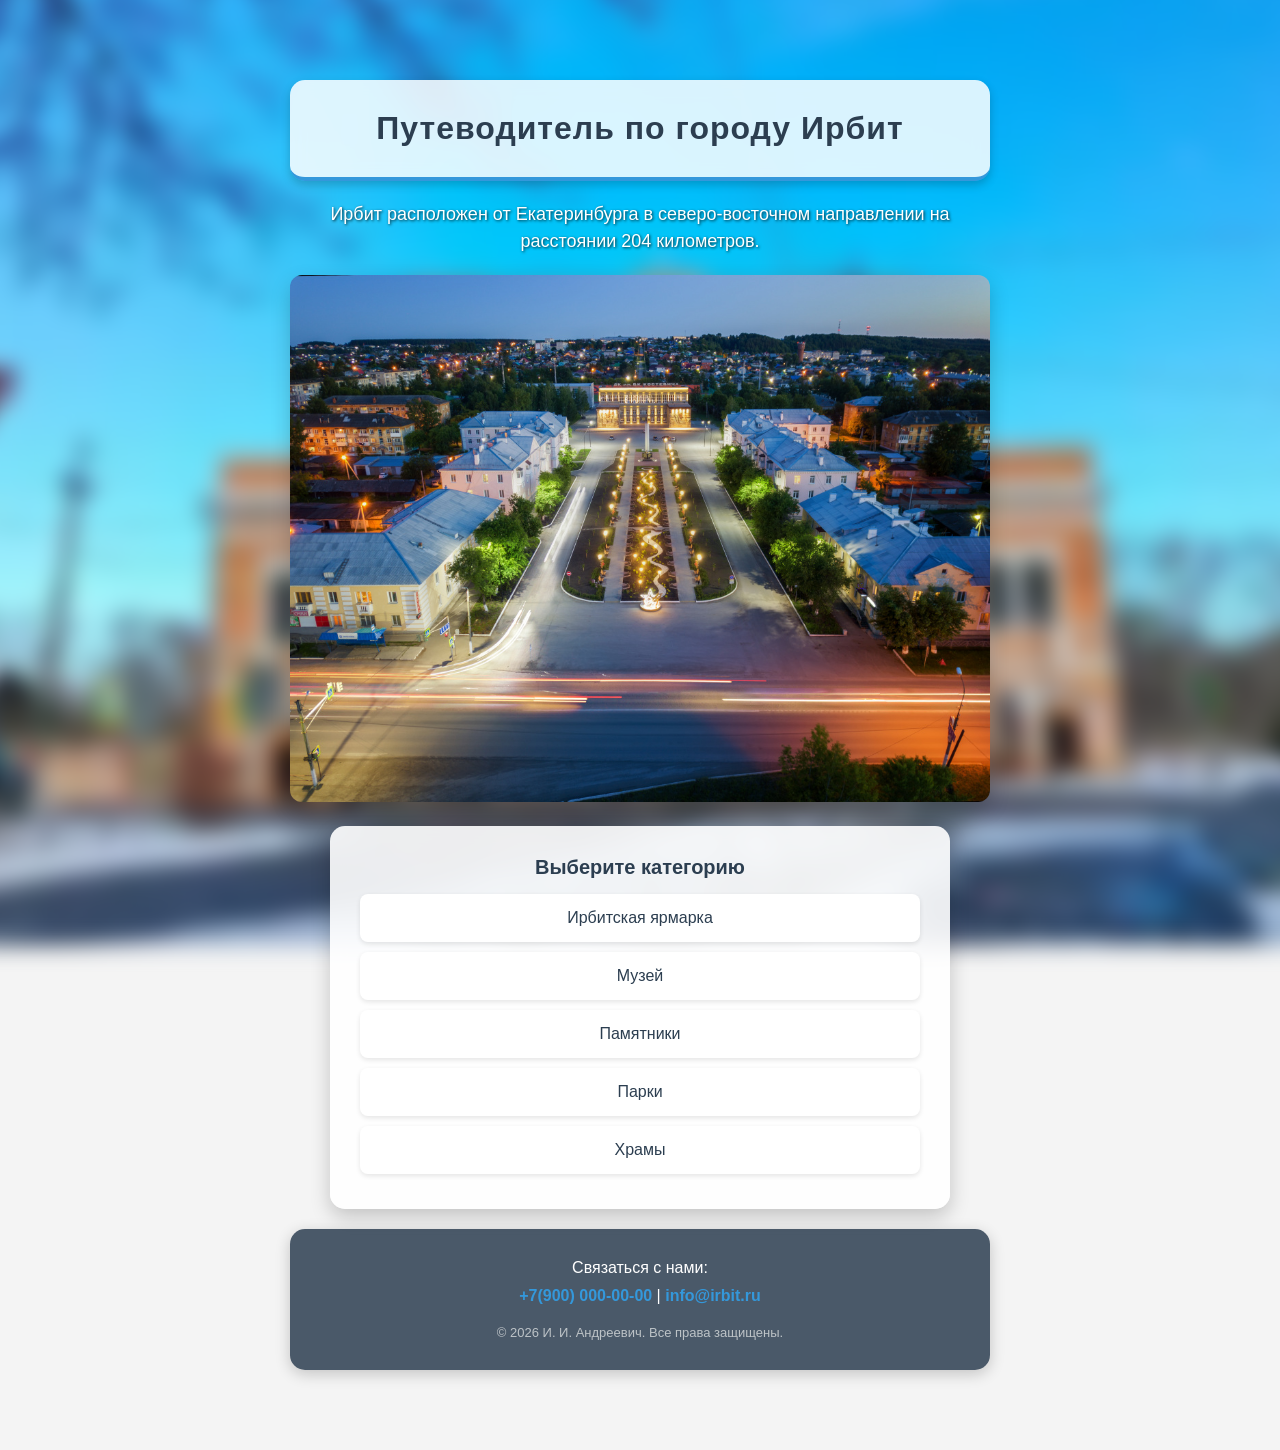
<file: index.html>
<!DOCTYPE html>
<html lang="ru">
<head>
    <meta charset="UTF-8">
    <meta name="viewport" content="width=device-width, initial-scale=1.0">
    <title>Путеводитель по Ирбиту</title>
    <link rel="stylesheet" href="css/style.css">
</head>
<body>
    <!-- Размытый фон -->
    <div class="bg-blur"></div>
    
    <!-- Обертка для контента -->
    <div class="content">
        <header>
            <h1>Путеводитель по городу Ирбит</h1>
        </header>
        
        <main>
            <p class="subtitle">
                Ирбит расположен от Екатеринбурга в северо-восточном направлении на расстоянии 204 километров.
            </p>
            
            <!-- Картинка отдельно -->
            <div class="img-container">
                <img src="img/dk-irbit.jpg" alt="Ирбит">
            </div> 
            
            <!-- Меню с кнопками отдельно (идет после картинки) -->
            <figure class="menu-block">
                <figcaption>Выберите категорию</figcaption>
                <ul class="serv">
                    <li><a href="pages/yarmarka/yarmarka.html">Ирбитская ярмарка</a></li>
                    <li><a href="pages/museum/museum.html">Музей</a></li>
                    <li><a href="pages/pamyatnik/pamyatnik.html">Памятники</a></li>
                    <li><a href="pages/parki/parki.html">Парки</a></li>
                    <li><a href="pages/hram/hram.html">Храмы</a></li>
                </ul>
            </figure>
        </main>
        
        <!-- Подвал (вынесен из картинки) -->
        <footer>
            <p>Связаться с нами:</p>
            <p>
                <a href="#">+7(900) 000-00-00</a> |
                <a href="#">info@irbit.ru</a>
            </p>
            <p class="copyright">&copy; 2026 И. И. Андреевич. Все права защищены.</p>
        </footer>
    </div> <!-- Закрываем .content -->
</body>
</html>
</file>
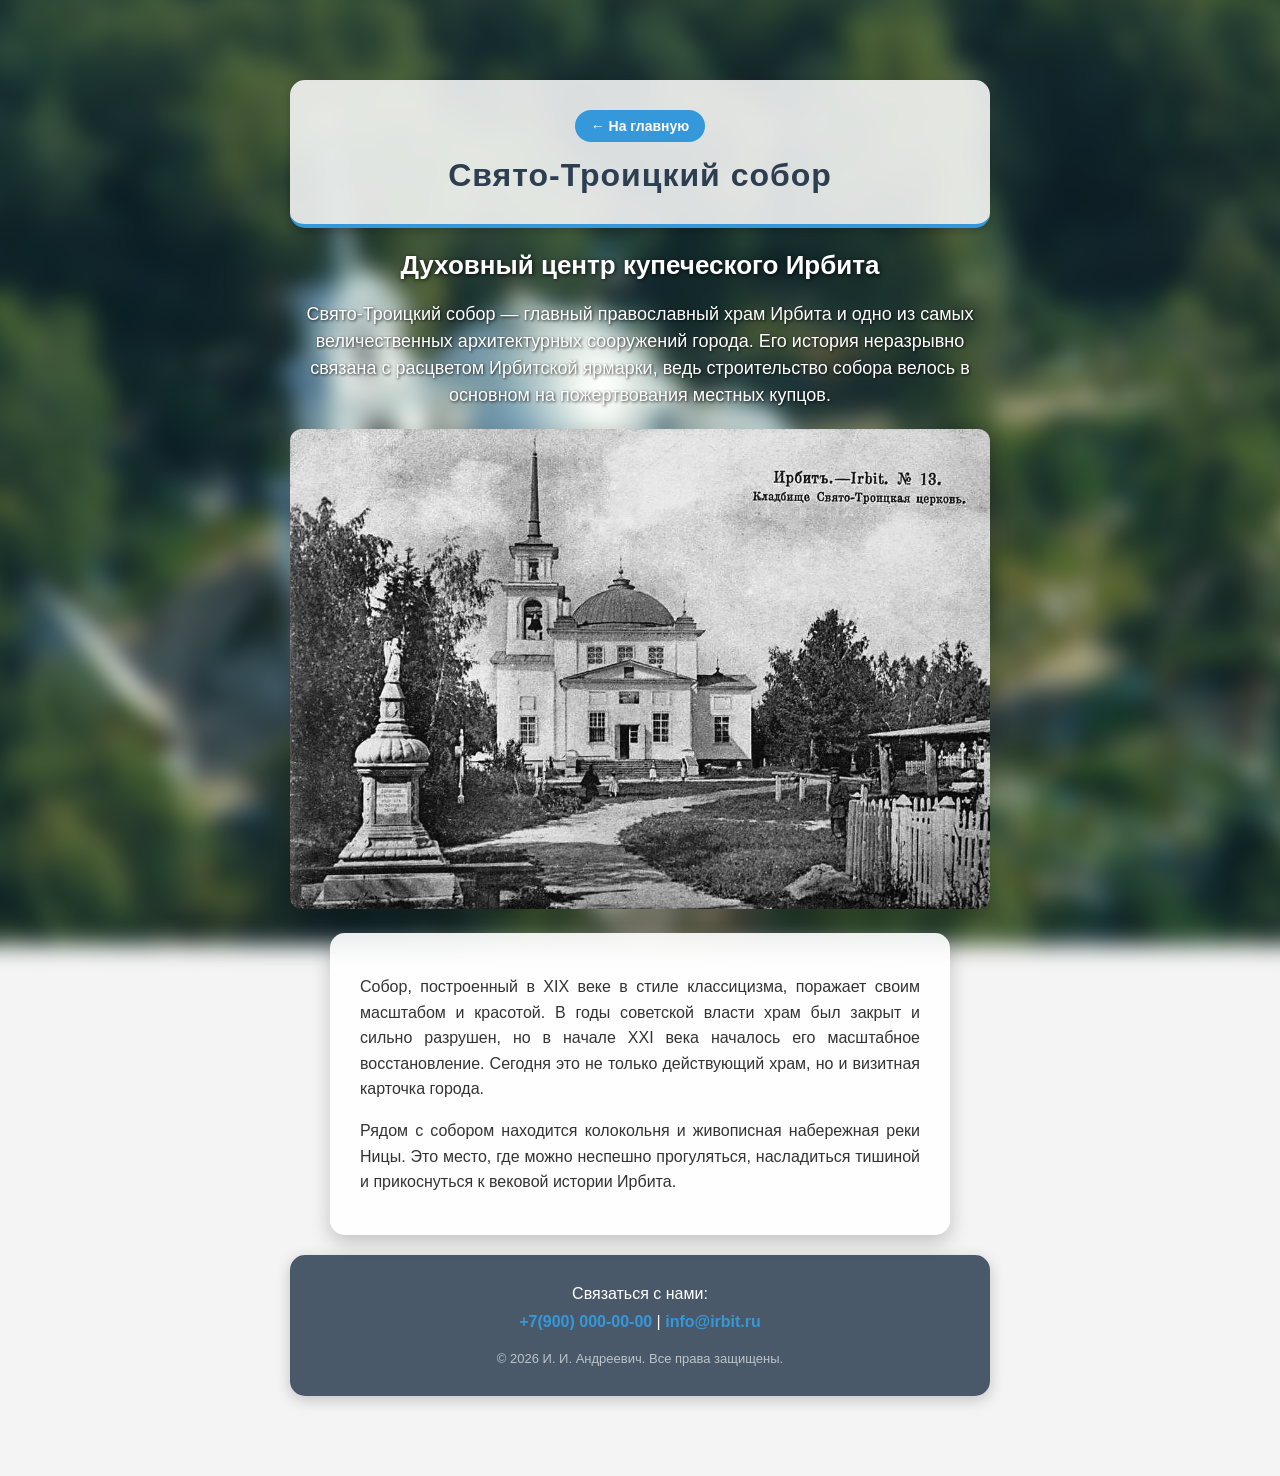
<file: pages/hram/hram.html>
<!DOCTYPE html>
<html lang="ru"> 
<head>
    <meta charset="UTF-8">
    <meta name="viewport" content="width=device-width, initial-scale=1.0">
    <title>Ирбитская ярмарка - путеводитель по Ирбиту</title>
    <link rel="stylesheet" href="css/style.css">
</head>
<body>
    <div class="bg-blur"></div>
    <div class="content">
        <header>
            <a href="../../index.html" class="back-link">← На главную</a>
            <h1>Свято-Троицкий собор</h1>
        </header>

        <main>
            <h2 class="article-title">Духовный центр купеческого Ирбита</h2>
            <p class="subtitle">
                Свято-Троицкий собор — главный православный храм Ирбита и одно из самых величественных архитектурных сооружений города.
                Его история неразрывно связана с расцветом Ирбитской ярмарки, ведь строительство собора велось в основном на пожертвования местных купцов.
            </p>
            <div class="img-container">
                <img src="img/hram_Sviatoi.jpg" alt="Храм Свято-Троицкое Архиерейское подворье">
            </div> 
            
            <!-- Основной текст в "матовом блоке" -->
            <figure class="menu-block">
                <p>
                    Собор, построенный в XIX веке в стиле классицизма, поражает своим масштабом и красотой.
                    В годы советской власти храм был закрыт и сильно разрушен, но в начале XXI века началось его масштабное восстановление.
                    Сегодня это не только действующий храм, но и визитная карточка города.
                </p>
                <p>
                    Рядом с собором находится колокольня и живописная набережная реки Ницы.
                    Это место, где можно неспешно прогуляться, насладиться тишиной и прикоснуться к вековой истории Ирбита.
                </p>
            </figure>
        </main>    
        
        <footer>
            <p>Связаться с нами:</p>
            <p>
                <a href="#">+7(900) 000-00-00</a> |
                <a href="#">info@irbit.ru</a>
            </p>
            <p class="copyright">&copy; 2026 И. И. Андреевич. Все права защищены.</p>
        </footer>
    </div>    
</body>
</html>
</file>
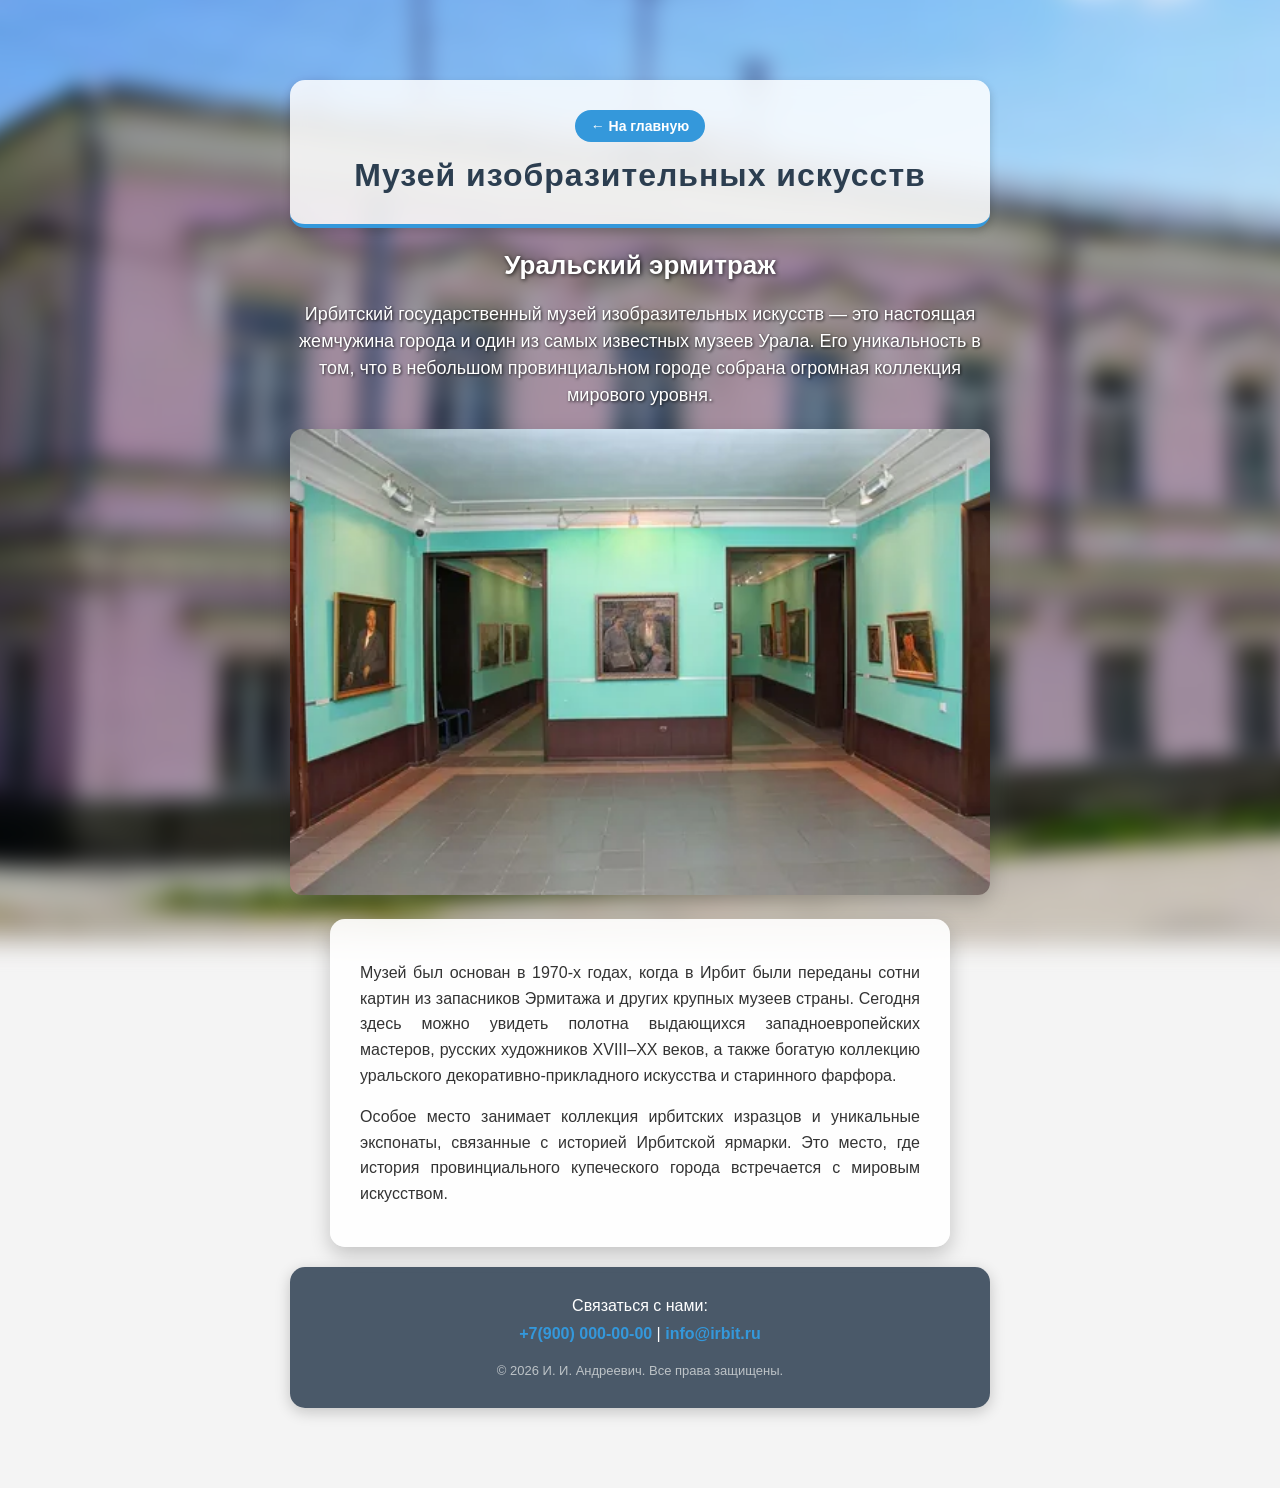
<file: pages/museum/museum.html>
<!DOCTYPE html>
<html lang="ru"> 
<head>
    <meta charset="UTF-8">
    <meta name="viewport" content="width=device-width, initial-scale=1.0">
    <title>Ирбитская ярмарка - путеводитель по Ирбиту</title>
    <link rel="stylesheet" href="css/style.css">
</head>
<body>
    <div class="bg-blur"></div>
    <div class="content">
        <header>
            <a href="../../index.html" class="back-link">← На главную</a>
            <h1>Музей изобразительных искусств</h1>
        </header>

        <main>
            <h2 class="article-title">Уральский эрмитраж</h2>
            <p class="subtitle">
                Ирбитский государственный музей изобразительных искусств — это настоящая жемчужина города и один из самых известных музеев Урала.
                Его уникальность в том, что в небольшом провинциальном городе собрана огромная коллекция мирового уровня.
            </p>
            <div class="img-container">
                <img src="img/vistavka.jpg" alt="Музейный выставочный центр Ирбитского государственного музея изобразительных искусств">
            </div> 
            
            <!-- Основной текст в "матовом блоке" -->
            <figure class="menu-block">
                <p>
                    Музей был основан в 1970-х годах, когда в Ирбит были переданы сотни картин из запасников Эрмитажа и других крупных музеев страны.
                    Сегодня здесь можно увидеть полотна выдающихся западноевропейских мастеров, русских художников XVIII–XX веков, 
                    а также богатую коллекцию уральского декоративно-прикладного искусства и старинного фарфора.
                </p>
                <p>
                    Особое место занимает коллекция ирбитских изразцов и уникальные экспонаты, связанные с историей Ирбитской ярмарки. 
                    Это место, где история провинциального купеческого города встречается с мировым искусством.
                </p>
            </figure>
        </main>    
        
        <footer>
            <p>Связаться с нами:</p>
            <p>
                <a href="#">+7(900) 000-00-00</a> |
                <a href="#">info@irbit.ru</a>
            </p>
            <p class="copyright">&copy; 2026 И. И. Андреевич. Все права защищены.</p>
        </footer>
    </div>    
</body>
</html>
</file>
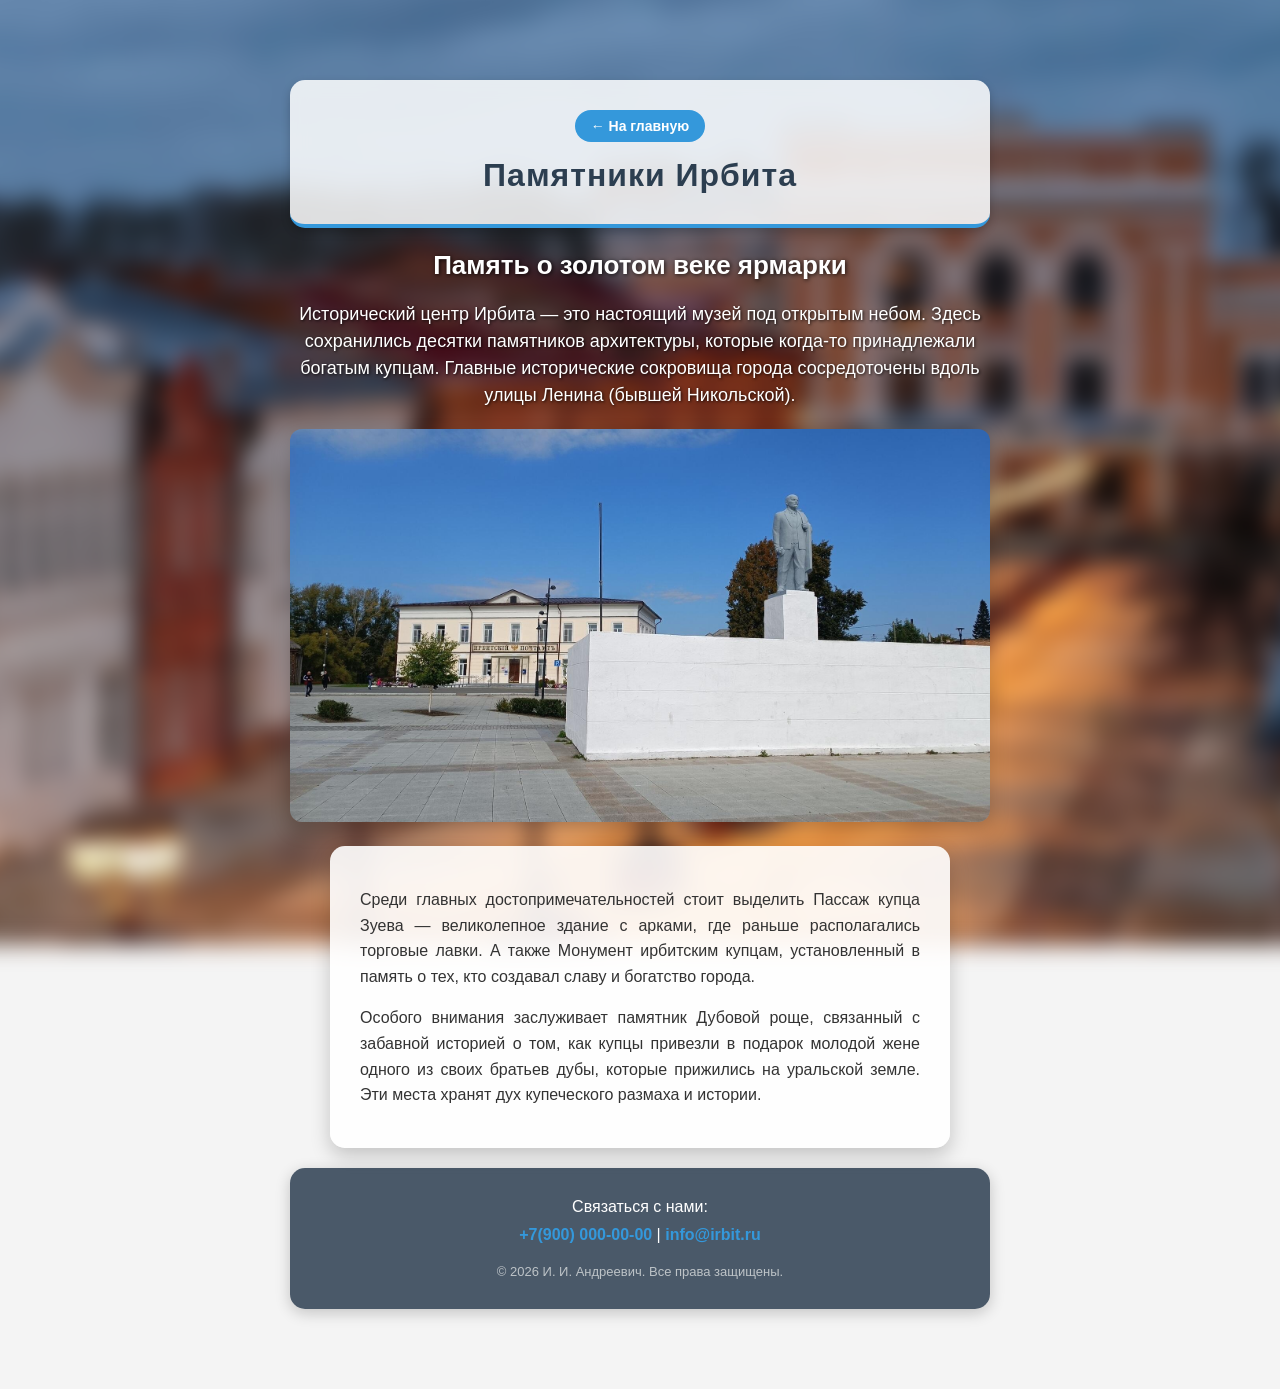
<file: pages/pamyatnik/pamyatnik.html>
<!DOCTYPE html>
<html lang="ru"> 
<head>
    <meta charset="UTF-8">
    <meta name="viewport" content="width=device-width, initial-scale=1.0">
    <title>Ирбитская ярмарка - путеводитель по Ирбиту</title>
    <link rel="stylesheet" href="css/style.css">
</head>
<body>
    <div class="bg-blur"></div>
    <div class="content">
        <header>
            <a href="../../index.html" class="back-link">← На главную</a>
            <h1>Памятники Ирбита</h1>
        </header>

        <main>
            <h2 class="article-title">Память о золотом веке ярмарки</h2>
            <p class="subtitle">
                Исторический центр Ирбита — это настоящий музей под открытым небом.
                Здесь сохранились десятки памятников архитектуры, которые когда-то принадлежали богатым купцам.
                Главные исторические сокровища города сосредоточены вдоль улицы Ленина (бывшей Никольской).
            </p>
            <div class="img-container">
                <img src="img/pamyatnik_Lenina.jpg" alt="Храм Свято-Троицкое Архиерейское подворье">
            </div> 
            
            <!-- Основной текст в "матовом блоке" -->
            <figure class="menu-block">
                <p>
                    Среди главных достопримечательностей стоит выделить Пассаж купца Зуева — великолепное здание с арками,
                    где раньше располагались торговые лавки.
                    А также Монумент ирбитским купцам, установленный в память о тех, кто создавал славу и богатство города.
                </p>
                <p>
                    Особого внимания заслуживает памятник Дубовой роще,
                    связанный с забавной историей о том, как купцы привезли в подарок молодой жене одного из своих братьев дубы,
                    которые прижились на уральской земле. Эти места хранят дух купеческого размаха и истории.
                </p>
            </figure>
        </main>    
        
        <footer>
            <p>Связаться с нами:</p>
            <p>
                <a href="#">+7(900) 000-00-00</a> |
                <a href="#">info@irbit.ru</a>
            </p>
            <p class="copyright">&copy; 2026 И. И. Андреевич. Все права защищены.</p>
        </footer>
    </div>    
</body>
</html>
</file>
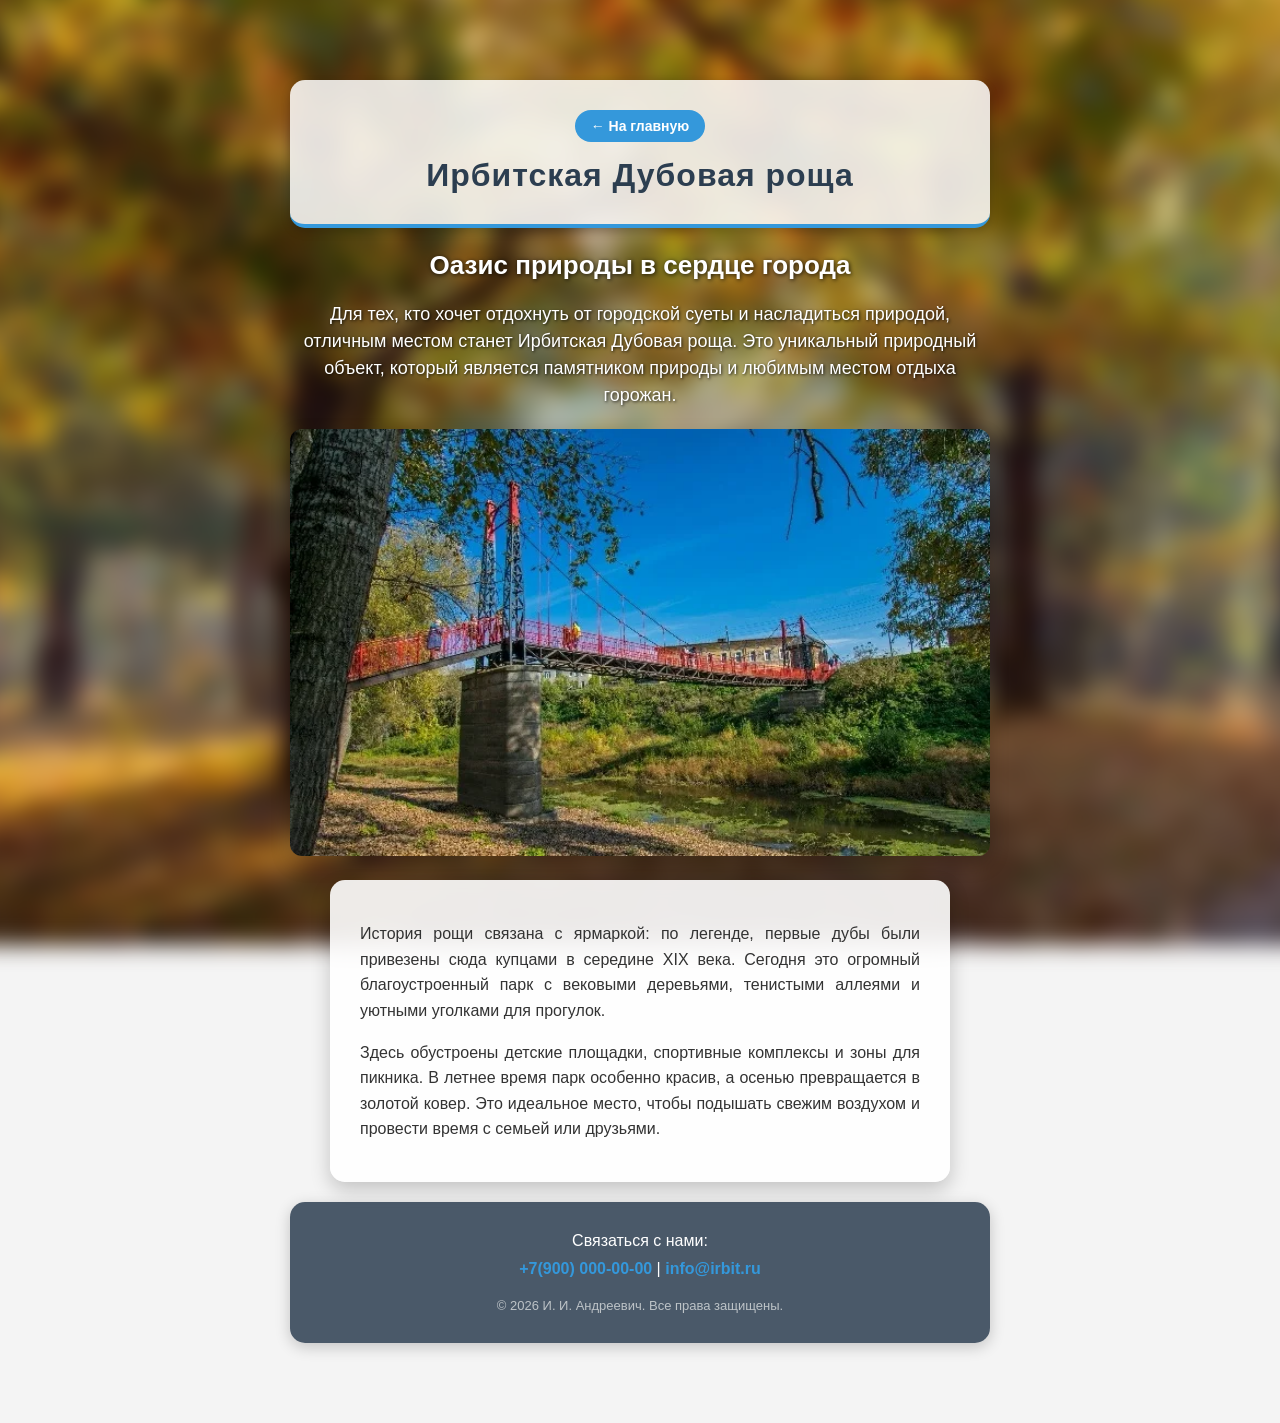
<file: pages/parki/parki.html>
<!DOCTYPE html>
<html lang="ru"> 
<head>
    <meta charset="UTF-8">
    <meta name="viewport" content="width=device-width, initial-scale=1.0">
    <title>Ирбитская ярмарка - путеводитель по Ирбиту</title>
    <link rel="stylesheet" href="css/style.css">
</head>
<body>
    <div class="bg-blur"></div>
    <div class="content">
        <header>
            <a href="../../index.html" class="back-link">← На главную</a>
            <h1>Ирбитская Дубовая роща</h1>
        </header>

        <main>
            <h2 class="article-title"> Оазис природы в сердце города</h2>
            <p class="subtitle">
                Для тех, кто хочет отдохнуть от городской суеты и насладиться природой, отличным местом станет Ирбитская Дубовая роща.
                Это уникальный природный объект, который является памятником природы и любимым местом отдыха горожан.
            </p>
            <div class="img-container">
                <img src="img/park_irbit.jpg" alt="Храм Свято-Троицкое Архиерейское подворье">
            </div> 
            
            <!-- Основной текст в "матовом блоке" -->
            <figure class="menu-block">
                <p>
                    История рощи связана с ярмаркой: по легенде, первые дубы были привезены сюда купцами в середине XIX века.
                    Сегодня это огромный благоустроенный парк с вековыми деревьями, тенистыми аллеями и уютными уголками для прогулок.
                </p>
                <p>
                    Здесь обустроены детские площадки, спортивные комплексы и зоны для пикника.
                    В летнее время парк особенно красив, а осенью превращается в золотой ковер.
                    Это идеальное место, чтобы подышать свежим воздухом и провести время с семьей или друзьями.
                </p>
            </figure>
        </main>    
        
        <footer>
            <p>Связаться с нами:</p>
            <p>
                <a href="#">+7(900) 000-00-00</a> |
                <a href="#">info@irbit.ru</a>
            </p>
            <p class="copyright">&copy; 2026 И. И. Андреевич. Все права защищены.</p>
        </footer>
    </div>    
</body>
</html>
</file>
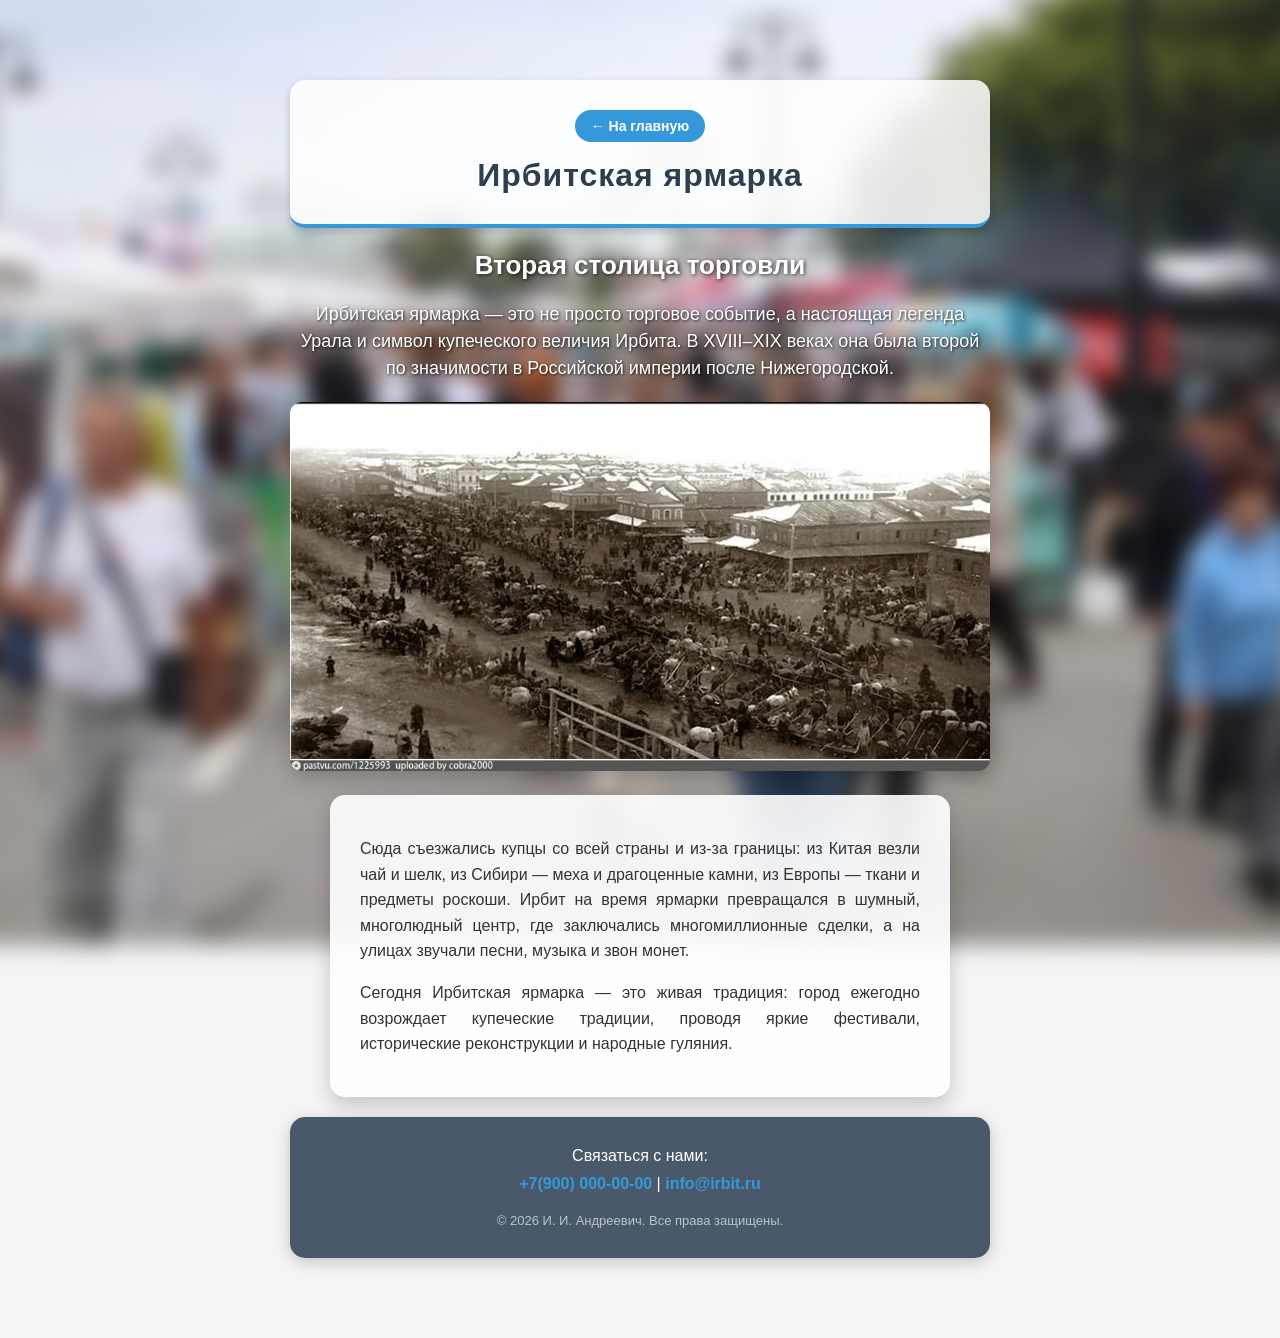
<file: pages/yarmarka/yarmarka.html>
<!DOCTYPE html>
<html lang="ru"> 
<head>
    <meta charset="UTF-8">
    <meta name="viewport" content="width=device-width, initial-scale=1.0">
    <title>Ирбитская ярмарка - путеводитель по Ирбиту</title>
    <link rel="stylesheet" href="css/style.css">
</head>
<body>
    <div class="bg-blur"></div>
    <div class="content">
        <header>
            <a href="../../index.html" class="back-link">← На главную</a>
            <h1>Ирбитская ярмарка</h1>
        </header>

        <main>
            <h2 class="article-title">Вторая столица торговли</h2>
            <p class="subtitle">
                Ирбитская ярмарка — это не просто торговое событие, а настоящая легенда Урала и символ купеческого величия Ирбита. 
                В XVIII–XIX веках она была второй по значимости в Российской империи после Нижегородской.
            </p>
            <div class="img-container">
                <img src="img/19_век.jpg" alt="Картина ярмарки 19 века">
            </div> 
            
            <!-- Основной текст в "матовом блоке" -->
            <figure class="menu-block">
                <p>
                    Сюда съезжались купцы со всей страны и из-за границы:
                    из Китая везли чай и шелк, из Сибири — меха и драгоценные камни, из Европы — ткани и предметы роскоши.
                    Ирбит на время ярмарки превращался в шумный, многолюдный центр, где заключались многомиллионные сделки,
                    а на улицах звучали песни, музыка и звон монет.
                </p>
                <p>
                    Сегодня Ирбитская ярмарка — это живая традиция: город ежегодно возрождает купеческие традиции,
                    проводя яркие фестивали, исторические реконструкции и народные гуляния.
                </p>
            </figure>
        </main>    
        
        <footer>
            <p>Связаться с нами:</p>
            <p>
                <a href="#">+7(900) 000-00-00</a> |
                <a href="#">info@irbit.ru</a>
            </p>
            <p class="copyright">&copy; 2026 И. И. Андреевич. Все права защищены.</p>
        </footer>
    </div>    
</body>
</html>
</file>
<file: css/style.css>
/* Базовые настройки и фон */
body {
   font-family: Arial, sans-serif;
   background-color: #f4f4f4;
   color: #333;
   margin: 0;
   padding: 0;
}

.bg-blur {
    position: fixed;
    top: 0;
    left: 0;
    width: 100vw;
    height: 100vh;
    z-index: -1;
    background-image: url('../img/fon.jpg');
    background-size: cover;
    background-position: center;
    filter: blur(10px);
    transform: scale(1.1);
}

.content {
    position: relative;
    z-index: 1;
    max-width: 700px;
    margin: 40px auto;
    padding: 20px;
}

/* Шапка сайта */
header {
   background-color: rgba(255, 255, 255, 0.85);
   backdrop-filter: blur(8px);
   -webkit-backdrop-filter: blur(8px);
   text-align: center;
   padding: 30px 20px;
   box-shadow: 0 4px 10px rgba(0, 0, 0, 0.2);
   border-bottom: 4px solid #3498db;
   border-radius: 15px;
   margin: 20px auto;
}
header h1 {
    margin: 0;
    font-size: 32px;
    letter-spacing: 1px;
    color: #2c3e50;
}

/* Кнопка "Назад" (если нужна) */
.back-link {
    display: inline-block;
    color: #ffffff;
    background-color: #3498db;
    padding: 8px 16px;
    border-radius: 20px;
    text-decoration: none;
    margin-bottom: 15px;
    font-size: 14px;
    font-weight: bold;
    transition: background-color 0.3s ease;
}
.back-link:hover {
    background-color: #2980b9;
}

/* Текст и заголовки */
.subtitle {
    text-align: center;
    font-size: 18px;
    color: #fff;
    text-shadow: 1px 1px 3px rgba(0, 0, 0, 0.8);
    max-width: 700px;
    margin: 20px auto;
    line-height: 1.5;
}

/* Картинки */
.img-container {
    width: 100%;
    text-align: center;
    margin: 20px 0;
}
.img-container img {
    width: 100%;
    height: auto;
    border-radius: 12px;
    box-shadow: 0 8px 20px rgba(0, 0, 0, 0.2);
}

/* Блоки с текстом (карточки) */
.menu-block {
   background-color: rgba(255, 255, 255, 0.9);
   backdrop-filter: blur(8px);
   -webkit-backdrop-filter: blur(8px);
   padding: 25px 30px;
   border-radius: 15px; 
   box-shadow: 0 8px 20px rgba(0, 0, 0, 0.2);
   margin-top: 20px;
}
.menu-block p {
    color: #333;
    line-height: 1.6;
    margin-bottom: 15px;
    text-align: justify;
    font-size: 16px;
}

/* Меню и кнопки категорий */
figcaption {
    text-align: center;
    font-weight: bold;
    font-size: 20px;
    color: #2c3e50;
    margin-top: 5px;
    margin-bottom: 15px;
}
.serv {
    list-style-type: none;
    padding: 0;
    margin: 0;
}
.serv a {
   display: block;
   background-color: #ffffff;
   color: #2c3e50;
   padding: 15px;
   border-radius: 8px;
   text-decoration: none;
   margin-bottom: 10px;
   text-align: center;
   transition: all 0.3s ease;
   box-shadow: 0 2px 5px rgba(0, 0, 0, 0.1);
}
.serv a:hover {
    background-color: #3498db;
    color: #ffffff;
    transform: translateY(-2px);
} 

/* Подвал (FOOTER) */
footer {
    background-color: rgba(44, 62, 80, 0.85);
    backdrop-filter: blur(8px); 
    -webkit-backdrop-filter: blur(8px);
    color: #ffffff;
    text-align: center; 
    padding: 20px;
    border-radius: 15px;
    margin-top: 20px;
    margin-bottom: 20px;
    box-shadow: 0 4px 15px rgba(0, 0, 0, 0.2);
}
footer p {
    margin: 10px 0;
    font-size: 16px;
}

/* Стили для ссылок (телефон и почта) */
footer a {
    color: #3498db;
    text-decoration: none;
    font-weight: bold; 
    transition: color 0.3s ease;
}
footer a:hover {
    color: #ffffff;
}

/* Стили для копирайта */
footer .copyright {
    font-size: 13px; 
    color: #bdc3c7;
    margin-top: 20px;
}
</file>
<file: pages/hram/css/style.css>
/*1. Базовые настройки и фон */
body {
   font-family: Arial, sans-serif;
   background-color: #f4f4f4;
   color: #333;
   margin: 0;
   padding: 0;
}

.bg-blur{
    position: fixed; 
    top: 0;
    left: 0;
    width: 100vw;
    height: 100vh;
    z-index: -1; 
    background-image: url('../../hram/img/hram_Sviato-Troitskoe.jpg'); 
    background-size: cover;
    background-position: center;
    filter: blur(10px);
    transform: scale(1.1); 
}

.content {
    position: relative;
    z-index: 1; 
    max-width: 700px; 
    margin: 40px auto; 
    padding: 20px; 
}

/*2. Шапка сайта */
header {
   background-color: rgba(255, 255, 255, 0.85); 
   backdrop-filter: blur(8px); 
   text-align: center;
   padding: 30px 20px; 
   box-shadow: 0 4px 10px rgba(0, 0, 0, 0.2); 
   border-bottom: 4px solid #3498db; 
   border-radius: 15px; 
   margin: 20px auto; 
}
header h1 {
    margin: 0;
    font-size: 32px;
    letter-spacing: 1px;
    color: #2c3e50; /* темный цвет текста для белой шапки */
}
.back-link {
    display: inline-block;
    color: #ffffff;
    background-color: #3498db;
    padding: 8px 16px;
    border-radius: 20px;
    text-decoration: none;
    margin-bottom: 15px;
    font-size: 14px;
    font-weight: bold;
    transition: background-color 0.3s ease;
}
.back-link:hover {
    background-color: #2980b9;
}

/*3. Текст и заголовки */
.article-title {
    text-align: center;
    color: #ffffff;
    text-shadow: 1px 1px 4px rgba(0, 0, 0, 0.8);
    font-size: 26px;
    margin-bottom: 15px;
}
.subtitle {
    text-align: center;
    font-size: 18px;
    color: #fff;
    text-shadow: 1px 1px 3px rgba(0, 0, 0, 0.8);
    max-width: 700px;
    margin: 20px auto;
    line-height: 1.5;
}

/*4. Картинки */
.img-container {
    width: 100%;
    text-align: center;
    margin: 20px 0;
}
.img-container img {
    width: 100%;
    height: auto;
    border-radius: 12px;
    box-shadow: 0 8px 20px rgba(0, 0, 0, 0.2);
}

/*5. Блоки с текстом */
.menu-block {
   background-color: rgba(255, 255, 255, 0.9);
   backdrop-filter: blur(8px);
   -webkit-backdrop-filter: blur(8px);
   padding: 25px 30px;
   border-radius: 15px; 
   box-shadow: 0 8px 20px rgba(0, 0, 0, 0.2);
   margin-top: 20px;
}
.menu-block p {
    color: #333;
    line-height: 1.6;
    margin-bottom: 15px;
    text-align: justify; 
    font-size: 16px;
}

/*6. Меню и кнопки категорий */
figcaption {
    text-align: center;
    font-weight: bold;
    font-size: 20px;
    color: #2c3e50;
    margin-top: 5px;
    margin-bottom: 15px;
}
.serv {
    list-style-type: none; 
    padding: 0;
    margin: 0;
}
.serv a {
   display: block; 
   background-color: #ffffff;
   color: #2c3e50;
   padding: 15px;
   border-radius: 8px; 
   text-decoration: none;
   margin-bottom: 10px;
   text-align: center;
   transition: all 0.3s ease;
   box-shadow: 0 2px 5px rgba(0, 0, 0, 0.1);
}
.serv a:hover {
    background-color: #3498db; 
    color: #ffffff; 
    transform: translateY(-2px); 
} 

/*7. Подвал (FOOTER) */
footer {
    background-color: rgba(44, 62, 80, 0.85); 
    backdrop-filter: blur(8px);
    color: #ffffff; 
    text-align: center; 
    padding: 20px;
    border-radius: 15px; 
    margin-top: 20px; 
    margin-bottom: 20px; 
    box-shadow: 0 4px 15px rgba(0, 0, 0, 0.2);
}
footer p {
    margin: 10px 0; 
    font-size: 16px;
}

/*8. Стили для ссылок (телефон и почта) */
footer a {
    color: #3498db; 
    text-decoration: none; 
    font-weight: bold; 
    transition: color 0.3s ease; 
}
footer a:hover {
    color: #ffffff; 
}

/*9. Стили для копирайта (исправлено на copyright) */
footer .copyright {
    font-size: 13px; 
    color: #bdc3c7; 
    margin-top: 20px;
}
</file>
<file: pages/museum/css/style.css>
/*1. Базовые настройки и фон */
body {
   font-family: Arial, sans-serif;
   background-color: #f4f4f4;
   color: #333;
   margin: 0;
   padding: 0;
}

.bg-blur{
    position: fixed; 
    top: 0;
    left: 0;
    width: 100vw;
    height: 100vh;
    z-index: -1; 
    background-image: url('../img/fon_museum.jpg'); 
    background-size: cover;
    background-position: center;
    filter: blur(10px);
    transform: scale(1.1); 
}

.content {
    position: relative;
    z-index: 1; 
    max-width: 700px; 
    margin: 40px auto; 
    padding: 20px; 
}

/*2. Шапка сайта */
header {
   background-color: rgba(255, 255, 255, 0.85); 
   backdrop-filter: blur(8px); 
   text-align: center;
   padding: 30px 20px; 
   box-shadow: 0 4px 10px rgba(0, 0, 0, 0.2); 
   border-bottom: 4px solid #3498db; 
   border-radius: 15px; 
   margin: 20px auto; 
}
header h1 {
    margin: 0;
    font-size: 32px;
    letter-spacing: 1px;
    color: #2c3e50; /* темный цвет текста для белой шапки */
}
.back-link {
    display: inline-block;
    color: #ffffff;
    background-color: #3498db;
    padding: 8px 16px;
    border-radius: 20px;
    text-decoration: none;
    margin-bottom: 15px;
    font-size: 14px;
    font-weight: bold;
    transition: background-color 0.3s ease;
}
.back-link:hover {
    background-color: #2980b9;
}

/*3. Текст и заголовки */
.article-title {
    text-align: center;
    color: #ffffff;
    text-shadow: 1px 1px 4px rgba(0, 0, 0, 0.8);
    font-size: 26px;
    margin-bottom: 15px;
}
.subtitle {
    text-align: center;
    font-size: 18px;
    color: #fff;
    text-shadow: 1px 1px 3px rgba(0, 0, 0, 0.8);
    max-width: 700px;
    margin: 20px auto;
    line-height: 1.5;
}

/*4. Картинки */
.img-container {
    width: 100%;
    text-align: center;
    margin: 20px 0;
}
.img-container img {
    width: 100%;
    height: auto;
    border-radius: 12px;
    box-shadow: 0 8px 20px rgba(0, 0, 0, 0.2);
}

/*5. Блоки с текстом */
.menu-block {
   background-color: rgba(255, 255, 255, 0.9);
   backdrop-filter: blur(8px);
   -webkit-backdrop-filter: blur(8px);
   padding: 25px 30px;
   border-radius: 15px; 
   box-shadow: 0 8px 20px rgba(0, 0, 0, 0.2);
   margin-top: 20px;
}
.menu-block p {
    color: #333;
    line-height: 1.6;
    margin-bottom: 15px;
    text-align: justify; 
    font-size: 16px;
}

/*6. Меню и кнопки категорий */
figcaption {
    text-align: center;
    font-weight: bold;
    font-size: 20px;
    color: #2c3e50;
    margin-top: 5px;
    margin-bottom: 15px;
}
.serv {
    list-style-type: none; 
    padding: 0;
    margin: 0;
}
.serv a {
   display: block; 
   background-color: #ffffff;
   color: #2c3e50;
   padding: 15px;
   border-radius: 8px; 
   text-decoration: none;
   margin-bottom: 10px;
   text-align: center;
   transition: all 0.3s ease;
   box-shadow: 0 2px 5px rgba(0, 0, 0, 0.1);
}
.serv a:hover {
    background-color: #3498db; 
    color: #ffffff; 
    transform: translateY(-2px); 
} 

/*7. Подвал (FOOTER) */
footer {
    background-color: rgba(44, 62, 80, 0.85); 
    backdrop-filter: blur(8px);
    color: #ffffff; 
    text-align: center; 
    padding: 20px;
    border-radius: 15px; 
    margin-top: 20px; 
    margin-bottom: 20px; 
    box-shadow: 0 4px 15px rgba(0, 0, 0, 0.2);
}
footer p {
    margin: 10px 0; 
    font-size: 16px;
}

/*8. Стили для ссылок (телефон и почта) */
footer a {
    color: #3498db; 
    text-decoration: none; 
    font-weight: bold; 
    transition: color 0.3s ease; 
}
footer a:hover {
    color: #ffffff; 
}

/*9. Стили для копирайта (исправлено на copyright) */
footer .copyright {
    font-size: 13px; 
    color: #bdc3c7; 
    margin-top: 20px;
}
</file>
<file: pages/pamyatnik/css/style.css>
/*1. Базовые настройки и фон */
body {
   font-family: Arial, sans-serif;
   background-color: #f4f4f4;
   color: #333;
   margin: 0;
   padding: 0;
}

.bg-blur{
    position: fixed; 
    top: 0;
    left: 0;
    width: 100vw;
    height: 100vh;
    z-index: -1; 
    background-image: url('../../pamyatnik/img/fon_pamiatniki.jpg'); 
    background-size: cover;
    background-position: center;
    filter: blur(10px);
    transform: scale(1.1); 
}

.content {
    position: relative;
    z-index: 1; 
    max-width: 700px; 
    margin: 40px auto; 
    padding: 20px; 
}

/*2. Шапка сайта */
header {
   background-color: rgba(255, 255, 255, 0.85); 
   backdrop-filter: blur(8px); 
   text-align: center;
   padding: 30px 20px; 
   box-shadow: 0 4px 10px rgba(0, 0, 0, 0.2); 
   border-bottom: 4px solid #3498db; 
   border-radius: 15px; 
   margin: 20px auto; 
}
header h1 {
    margin: 0;
    font-size: 32px;
    letter-spacing: 1px;
    color: #2c3e50; /* темный цвет текста для белой шапки */
}
.back-link {
    display: inline-block;
    color: #ffffff;
    background-color: #3498db;
    padding: 8px 16px;
    border-radius: 20px;
    text-decoration: none;
    margin-bottom: 15px;
    font-size: 14px;
    font-weight: bold;
    transition: background-color 0.3s ease;
}
.back-link:hover {
    background-color: #2980b9;
}

/*3. Текст и заголовки */
.article-title {
    text-align: center;
    color: #ffffff;
    text-shadow: 1px 1px 4px rgba(0, 0, 0, 0.8);
    font-size: 26px;
    margin-bottom: 15px;
}
.subtitle {
    text-align: center;
    font-size: 18px;
    color: #fff;
    text-shadow: 1px 1px 3px rgba(0, 0, 0, 0.8);
    max-width: 700px;
    margin: 20px auto;
    line-height: 1.5;
}

/*4. Картинки */
.img-container {
    width: 100%;
    text-align: center;
    margin: 20px 0;
}
.img-container img {
    width: 100%;
    height: auto;
    border-radius: 12px;
    box-shadow: 0 8px 20px rgba(0, 0, 0, 0.2);
}

/*5. Блоки с текстом */
.menu-block {
   background-color: rgba(255, 255, 255, 0.9);
   backdrop-filter: blur(8px);
   -webkit-backdrop-filter: blur(8px);
   padding: 25px 30px;
   border-radius: 15px; 
   box-shadow: 0 8px 20px rgba(0, 0, 0, 0.2);
   margin-top: 20px;
}
.menu-block p {
    color: #333;
    line-height: 1.6;
    margin-bottom: 15px;
    text-align: justify; 
    font-size: 16px;
}

/*6. Меню и кнопки категорий */
figcaption {
    text-align: center;
    font-weight: bold;
    font-size: 20px;
    color: #2c3e50;
    margin-top: 5px;
    margin-bottom: 15px;
}
.serv {
    list-style-type: none; 
    padding: 0;
    margin: 0;
}
.serv a {
   display: block; 
   background-color: #ffffff;
   color: #2c3e50;
   padding: 15px;
   border-radius: 8px; 
   text-decoration: none;
   margin-bottom: 10px;
   text-align: center;
   transition: all 0.3s ease;
   box-shadow: 0 2px 5px rgba(0, 0, 0, 0.1);
}
.serv a:hover {
    background-color: #3498db; 
    color: #ffffff; 
    transform: translateY(-2px); 
} 

/*7. Подвал (FOOTER) */
footer {
    background-color: rgba(44, 62, 80, 0.85); 
    backdrop-filter: blur(8px);
    color: #ffffff; 
    text-align: center; 
    padding: 20px;
    border-radius: 15px; 
    margin-top: 20px; 
    margin-bottom: 20px; 
    box-shadow: 0 4px 15px rgba(0, 0, 0, 0.2);
}
footer p {
    margin: 10px 0; 
    font-size: 16px;
}

/*8. Стили для ссылок (телефон и почта) */
footer a {
    color: #3498db; 
    text-decoration: none; 
    font-weight: bold; 
    transition: color 0.3s ease; 
}
footer a:hover {
    color: #ffffff; 
}

/*9. Стили для копирайта (исправлено на copyright) */
footer .copyright {
    font-size: 13px; 
    color: #bdc3c7; 
    margin-top: 20px;
}
</file>
<file: pages/parki/css/style.css>
/*1. Базовые настройки и фон */
body {
   font-family: Arial, sans-serif;
   background-color: #f4f4f4;
   color: #333;
   margin: 0;
   padding: 0;
}

.bg-blur{
    position: fixed; 
    top: 0;
    left: 0;
    width: 100vw;
    height: 100vh;
    z-index: -1; 
    background-image: url('../../parki/img/Dybovaia_roscha.jpg'); 
    background-size: cover;
    background-position: center;
    filter: blur(10px);
    transform: scale(1.1); 
}

.content {
    position: relative;
    z-index: 1; 
    max-width: 700px; 
    margin: 40px auto; 
    padding: 20px; 
}

/*2. Шапка сайта */
header {
   background-color: rgba(255, 255, 255, 0.85); 
   backdrop-filter: blur(8px); 
   text-align: center;
   padding: 30px 20px; 
   box-shadow: 0 4px 10px rgba(0, 0, 0, 0.2); 
   border-bottom: 4px solid #3498db; 
   border-radius: 15px; 
   margin: 20px auto; 
}
header h1 {
    margin: 0;
    font-size: 32px;
    letter-spacing: 1px;
    color: #2c3e50; /* темный цвет текста для белой шапки */
}
.back-link {
    display: inline-block;
    color: #ffffff;
    background-color: #3498db;
    padding: 8px 16px;
    border-radius: 20px;
    text-decoration: none;
    margin-bottom: 15px;
    font-size: 14px;
    font-weight: bold;
    transition: background-color 0.3s ease;
}
.back-link:hover {
    background-color: #2980b9;
}

/*3. Текст и заголовки */
.article-title {
    text-align: center;
    color: #ffffff;
    text-shadow: 1px 1px 4px rgba(0, 0, 0, 0.8);
    font-size: 26px;
    margin-bottom: 15px;
}
.subtitle {
    text-align: center;
    font-size: 18px;
    color: #fff;
    text-shadow: 1px 1px 3px rgba(0, 0, 0, 0.8);
    max-width: 700px;
    margin: 20px auto;
    line-height: 1.5;
}

/*4. Картинки */
.img-container {
    width: 100%;
    text-align: center;
    margin: 20px 0;
}
.img-container img {
    width: 100%;
    height: auto;
    border-radius: 12px;
    box-shadow: 0 8px 20px rgba(0, 0, 0, 0.2);
}

/*5. Блоки с текстом */
.menu-block {
   background-color: rgba(255, 255, 255, 0.9);
   backdrop-filter: blur(8px);
   -webkit-backdrop-filter: blur(8px);
   padding: 25px 30px;
   border-radius: 15px; 
   box-shadow: 0 8px 20px rgba(0, 0, 0, 0.2);
   margin-top: 20px;
}
.menu-block p {
    color: #333;
    line-height: 1.6;
    margin-bottom: 15px;
    text-align: justify; 
    font-size: 16px;
}

/*6. Меню и кнопки категорий */
figcaption {
    text-align: center;
    font-weight: bold;
    font-size: 20px;
    color: #2c3e50;
    margin-top: 5px;
    margin-bottom: 15px;
}
.serv {
    list-style-type: none; 
    padding: 0;
    margin: 0;
}
.serv a {
   display: block; 
   background-color: #ffffff;
   color: #2c3e50;
   padding: 15px;
   border-radius: 8px; 
   text-decoration: none;
   margin-bottom: 10px;
   text-align: center;
   transition: all 0.3s ease;
   box-shadow: 0 2px 5px rgba(0, 0, 0, 0.1);
}
.serv a:hover {
    background-color: #3498db; 
    color: #ffffff; 
    transform: translateY(-2px); 
} 

/*7. Подвал (FOOTER) */
footer {
    background-color: rgba(44, 62, 80, 0.85); 
    backdrop-filter: blur(8px);
    color: #ffffff; 
    text-align: center; 
    padding: 20px;
    border-radius: 15px; 
    margin-top: 20px; 
    margin-bottom: 20px; 
    box-shadow: 0 4px 15px rgba(0, 0, 0, 0.2);
}
footer p {
    margin: 10px 0; 
    font-size: 16px;
}

/*8. Стили для ссылок (телефон и почта) */
footer a {
    color: #3498db; 
    text-decoration: none; 
    font-weight: bold; 
    transition: color 0.3s ease; 
}
footer a:hover {
    color: #ffffff; 
}

/*9. Стили для копирайта (исправлено на copyright) */
footer .copyright {
    font-size: 13px; 
    color: #bdc3c7; 
    margin-top: 20px;
}
</file>
<file: pages/yarmarka/css/style.css>
/*1. Базовые настройки и фон */
body {
   font-family: Arial, sans-serif;
   background-color: #f4f4f4;
   color: #333;
   margin: 0;
   padding: 0;
}

.bg-blur{
    position: fixed; 
    top: 0;
    left: 0;
    width: 100vw;
    height: 100vh;
    z-index: -1; 
    background-image: url('../img/fon_jarmarka.jpg'); 
    background-size: cover;
    background-position: center;
    filter: blur(10px);
    transform: scale(1.1); 
}

.content {
    position: relative;
    z-index: 1; 
    max-width: 700px; 
    margin: 40px auto; 
    padding: 20px; 
}

/*2. Шапка сайта */
header {
   background-color: rgba(255, 255, 255, 0.85); 
   backdrop-filter: blur(8px); 
   text-align: center;
   padding: 30px 20px; 
   box-shadow: 0 4px 10px rgba(0, 0, 0, 0.2); 
   border-bottom: 4px solid #3498db; 
   border-radius: 15px; 
   margin: 20px auto; 
}
header h1 {
    margin: 0;
    font-size: 32px;
    letter-spacing: 1px;
    color: #2c3e50; /* темный цвет текста для белой шапки */
}
.back-link {
    display: inline-block;
    color: #ffffff;
    background-color: #3498db;
    padding: 8px 16px;
    border-radius: 20px;
    text-decoration: none;
    margin-bottom: 15px;
    font-size: 14px;
    font-weight: bold;
    transition: background-color 0.3s ease;
}
.back-link:hover {
    background-color: #2980b9;
}

/*3. Текст и заголовки */
.article-title {
    text-align: center;
    color: #ffffff;
    text-shadow: 1px 1px 4px rgba(0, 0, 0, 0.8);
    font-size: 26px;
    margin-bottom: 15px;
}
.subtitle {
    text-align: center;
    font-size: 18px;
    color: #fff;
    text-shadow: 1px 1px 3px rgba(0, 0, 0, 0.8);
    max-width: 700px;
    margin: 20px auto;
    line-height: 1.5;
}

/*4. Картинки */
.img-container {
    width: 100%;
    text-align: center;
    margin: 20px 0;
}
.img-container img {
    width: 100%;
    height: auto;
    border-radius: 12px;
    box-shadow: 0 8px 20px rgba(0, 0, 0, 0.2);
}

/*5. Блоки с текстом */
.menu-block {
   background-color: rgba(255, 255, 255, 0.9);
   backdrop-filter: blur(8px);
   -webkit-backdrop-filter: blur(8px);
   padding: 25px 30px;
   border-radius: 15px; 
   box-shadow: 0 8px 20px rgba(0, 0, 0, 0.2);
   margin-top: 20px;
}
.menu-block p {
    color: #333;
    line-height: 1.6;
    margin-bottom: 15px;
    text-align: justify; 
    font-size: 16px;
}

/*6. Меню и кнопки категорий */
figcaption {
    text-align: center;
    font-weight: bold;
    font-size: 20px;
    color: #2c3e50;
    margin-top: 5px;
    margin-bottom: 15px;
}
.serv {
    list-style-type: none; 
    padding: 0;
    margin: 0;
}
.serv a {
   display: block; 
   background-color: #ffffff;
   color: #2c3e50;
   padding: 15px;
   border-radius: 8px; 
   text-decoration: none;
   margin-bottom: 10px;
   text-align: center;
   transition: all 0.3s ease;
   box-shadow: 0 2px 5px rgba(0, 0, 0, 0.1);
}
.serv a:hover {
    background-color: #3498db; 
    color: #ffffff; 
    transform: translateY(-2px); 
} 

/*7. Подвал (FOOTER) */
footer {
    background-color: rgba(44, 62, 80, 0.85); 
    backdrop-filter: blur(8px);
    color: #ffffff; 
    text-align: center; 
    padding: 20px;
    border-radius: 15px; 
    margin-top: 20px; 
    margin-bottom: 20px; 
    box-shadow: 0 4px 15px rgba(0, 0, 0, 0.2);
}
footer p {
    margin: 10px 0; 
    font-size: 16px;
}

/*8. Стили для ссылок (телефон и почта) */
footer a {
    color: #3498db; 
    text-decoration: none; 
    font-weight: bold; 
    transition: color 0.3s ease; 
}
footer a:hover {
    color: #ffffff; 
}

/*9. Стили для копирайта (исправлено на copyright) */
footer .copyright {
    font-size: 13px; 
    color: #bdc3c7; 
    margin-top: 20px;
}
</file>
